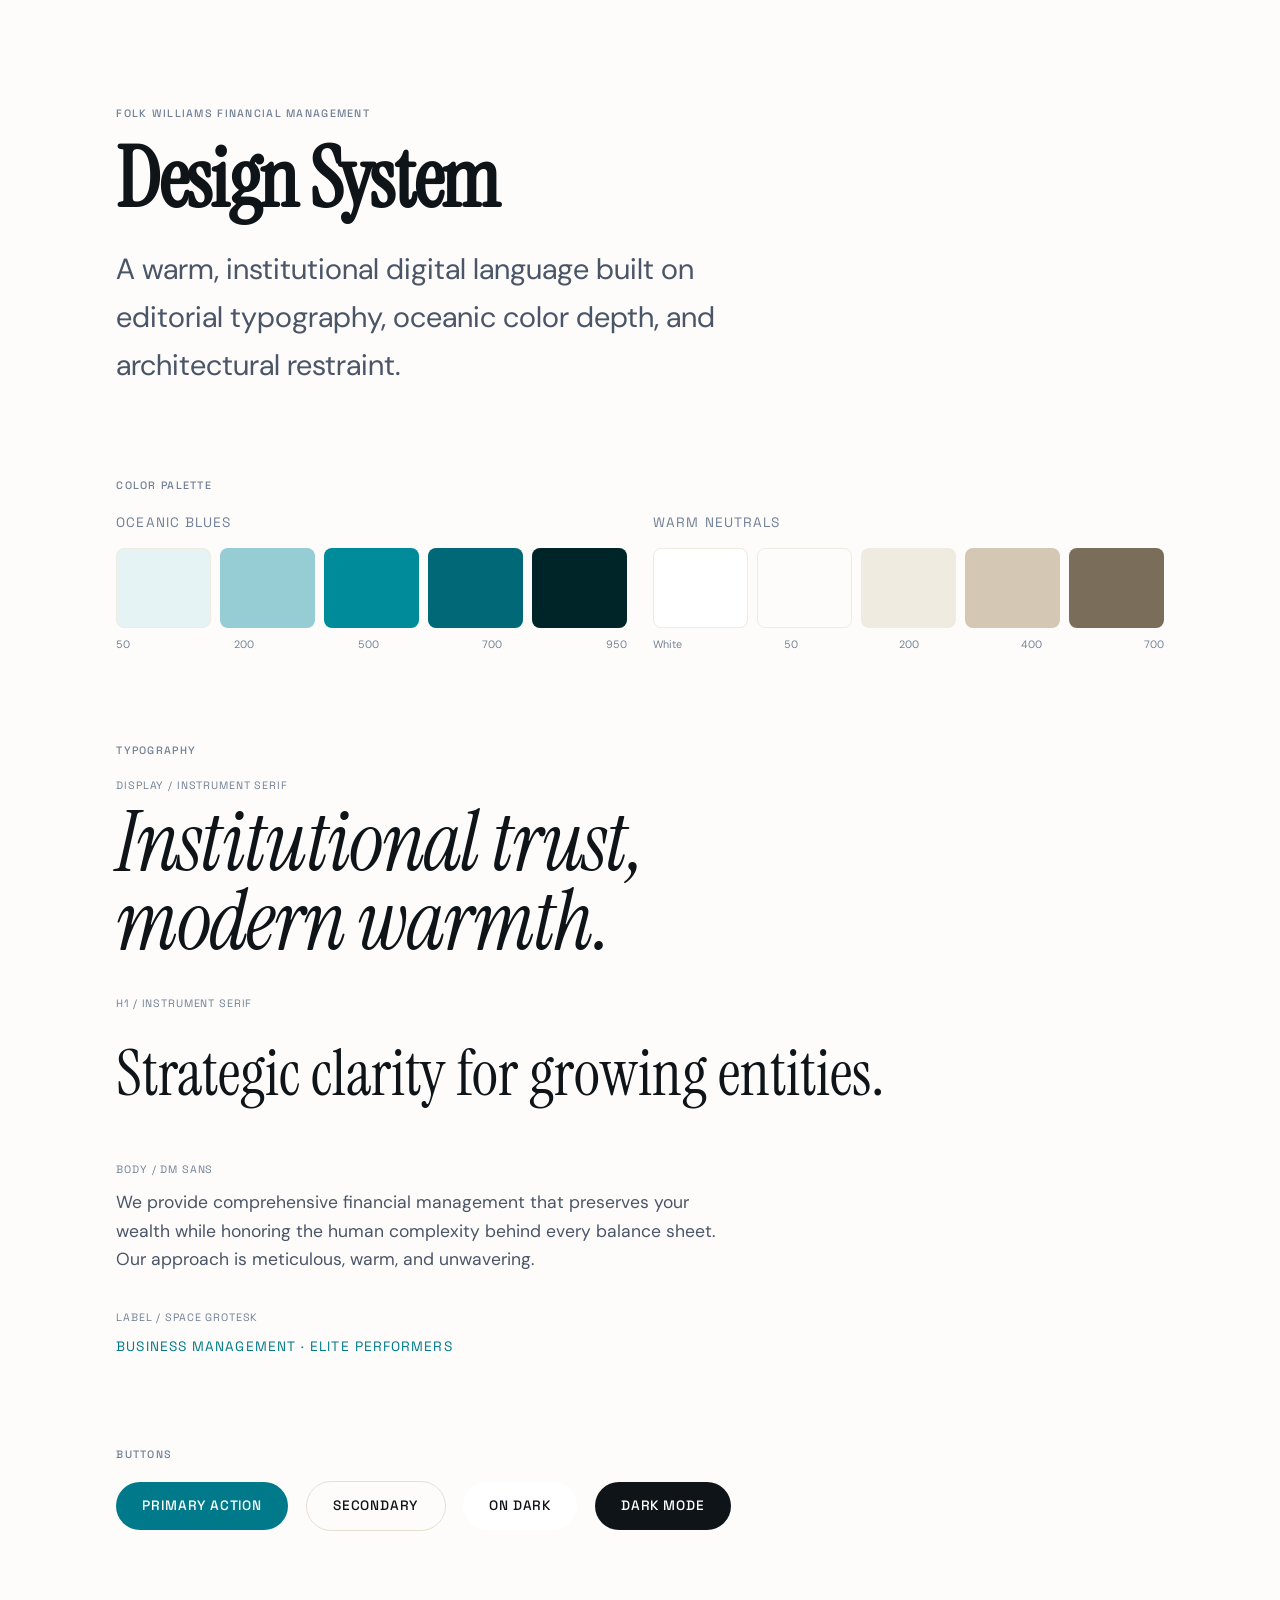
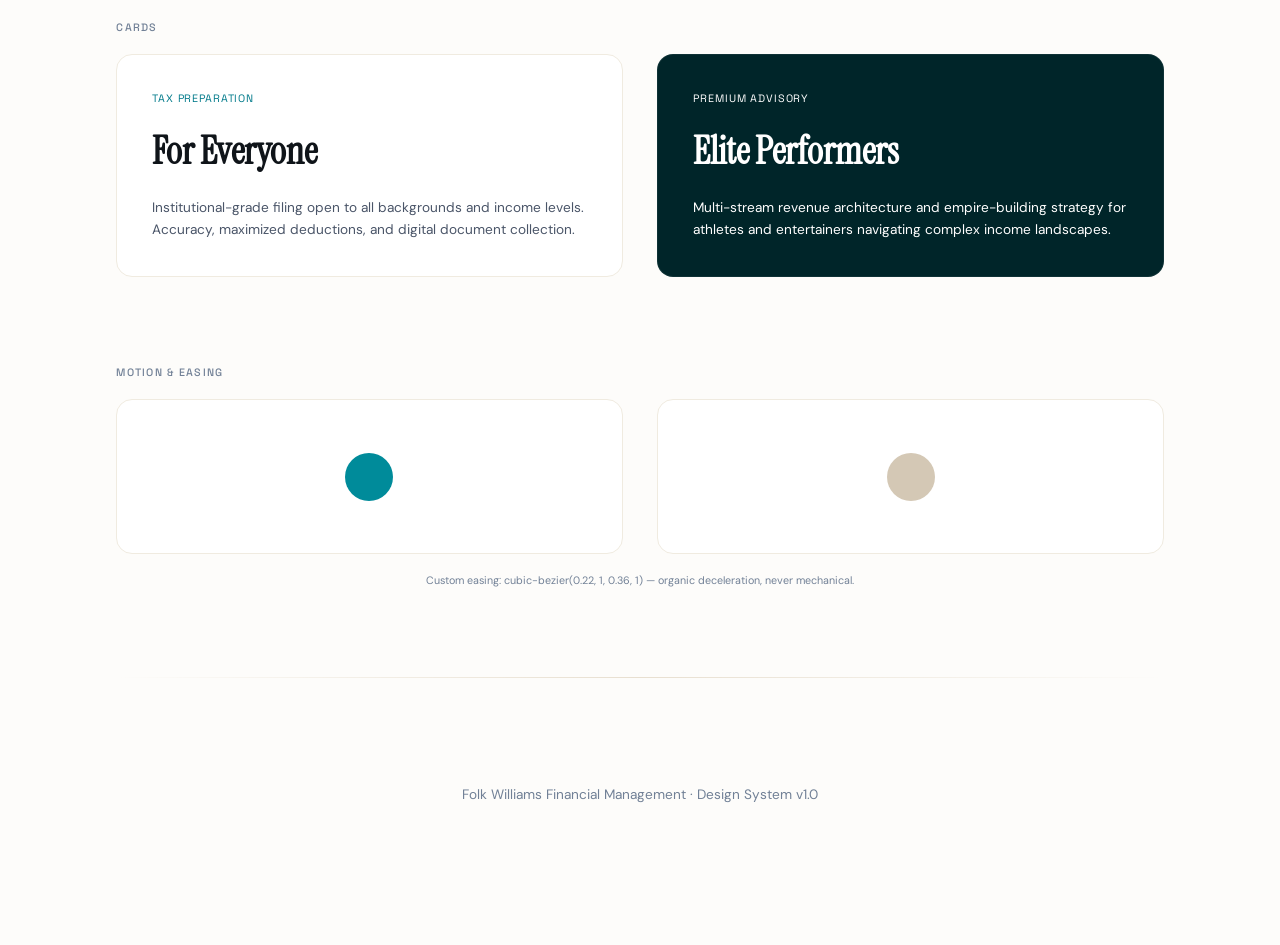
<file: design-system.html>
<!DOCTYPE html>
<html lang="en">
<head>
<meta charset="UTF-8">
<meta name="viewport" content="width=device-width, initial-scale=1.0">
<title>Folk Williams — Design System</title>
<link rel="preconnect" href="https://fonts.googleapis.com">
<link rel="preconnect" href="https://fonts.gstatic.com" crossorigin>
<link href="https://fonts.googleapis.com/css2?family=Instrument+Serif:ital@0;1&family=DM+Sans:ital,opsz,wght@0,9..40,300;0,9..40,400;0,9..40,500;0,9..40,600;0,9..40,700;1,9..40,400&family=Space+Grotesk:wght@400;500;600&display=swap" rel="stylesheet">
<style>
  :root {
    /* Brand Colors */
    --ocean-50: #E6F3F5;
    --ocean-100: #C0E1E5;
    --ocean-200: #96CDD4;
    --ocean-300: #6BB9C3;
    --ocean-400: #4AAAB5;
    --ocean-500: #008B9A;
    --ocean-600: #007A8A;
    --ocean-700: #006876;
    --ocean-800: #004A52;
    --ocean-900: #003B42;
    --ocean-950: #002529;

    /* Warm Neutrals */
    --warm-50: #FDFCFA;
    --warm-100: #F7F5F0;
    --warm-200: #F0EBE0;
    --warm-300: #E8DFD0;
    --warm-400: #D4C8B5;
    --warm-500: #B5A58C;
    --warm-600: #9A8B73;
    --warm-700: #7A6D5A;

    /* Dark & Light */
    --charcoal: #0F1419;
    --ink: #1A2028;
    --soft: #4A5568;
    --muted: #718096;
    --light: #A0AEC0;
    --white: #FFFFFF;

    /* Typography */
    --font-serif: 'Instrument Serif', Georgia, serif;
    --font-sans: 'DM Sans', system-ui, sans-serif;
    --font-label: 'Space Grotesk', monospace;

    /* Scale (1.25 Major Third) */
    --text-xs: clamp(0.64rem, 0.05vw + 0.63rem, 0.68rem);
    --text-sm: clamp(0.8rem, 0.09vw + 0.78rem, 0.875rem);
    --text-base: clamp(1rem, 0.17vw + 0.96rem, 1.125rem);
    --text-md: clamp(1.25rem, 0.29vw + 1.18rem, 1.5rem);
    --text-lg: clamp(1.56rem, 0.47vw + 1.45rem, 2rem);
    --text-xl: clamp(1.95rem, 0.73vw + 1.77rem, 2.66rem);
    --text-2xl: clamp(2.44rem, 1.11vw + 2.17rem, 3.55rem);
    --text-3xl: clamp(3.05rem, 1.66vw + 2.64rem, 4.73rem);
    --text-display: clamp(3.81rem, 2.45vw + 3.21rem, 6.31rem);

    /* Spacing */
    --space-1: clamp(0.25rem, 0.04vw + 0.24rem, 0.28rem);
    --space-2: clamp(0.5rem, 0.08vw + 0.48rem, 0.56rem);
    --space-3: clamp(0.75rem, 0.12vw + 0.72rem, 0.84rem);
    --space-4: clamp(1rem, 0.17vw + 0.96rem, 1.125rem);
    --space-6: clamp(1.5rem, 0.25vw + 1.44rem, 1.75rem);
    --space-8: clamp(2rem, 0.33vw + 1.92rem, 2.25rem);
    --space-10: clamp(2.5rem, 0.42vw + 2.4rem, 2.75rem);
    --space-12: clamp(3rem, 0.5vw + 2.88rem, 3.5rem);
    --space-16: clamp(4rem, 0.67vw + 3.84rem, 4.75rem);
    --space-20: clamp(5rem, 0.83vw + 4.8rem, 6rem);
    --space-24: clamp(6rem, 1vw + 5.76rem, 7.25rem);
    --space-32: clamp(8rem, 1.33vw + 7.68rem, 9.75rem);

    /* Radii */
    --radius-sm: 4px;
    --radius-md: 8px;
    --radius-lg: 16px;
    --radius-xl: 24px;
    --radius-full: 9999px;

    /* Shadows */
    --shadow-sm: 0 1px 2px 0 rgba(15, 20, 25, 0.04);
    --shadow-md: 0 4px 6px -1px rgba(15, 20, 25, 0.06), 0 2px 4px -2px rgba(15, 20, 25, 0.04);
    --shadow-lg: 0 10px 15px -3px rgba(15, 20, 25, 0.08), 0 4px 6px -4px rgba(15, 20, 25, 0.04);
    --shadow-xl: 0 20px 25px -5px rgba(15, 20, 25, 0.08), 0 8px 10px -6px rgba(15, 20, 25, 0.04);
    --shadow-glow: 0 0 40px rgba(0, 139, 154, 0.12);

    /* Transitions */
    --ease-out: cubic-bezier(0.22, 1, 0.36, 1);
    --ease-in-out: cubic-bezier(0.65, 0, 0.35, 1);
    --duration-fast: 0.2s;
    --duration-base: 0.4s;
    --duration-slow: 0.8s;
  }

  * { box-sizing: border-box; margin: 0; padding: 0; }

  html {
    scroll-behavior: smooth;
    -webkit-font-smoothing: antialiased;
    -moz-osx-font-smoothing: grayscale;
  }

  body {
    font-family: var(--font-sans);
    font-size: var(--text-base);
    line-height: 1.65;
    color: var(--charcoal);
    background: var(--white);
  }

  /* Typography Classes */
  .font-serif { font-family: var(--font-serif); }
  .font-sans { font-family: var(--font-sans); }
  .font-label { font-family: var(--font-label); text-transform: uppercase; letter-spacing: 0.08em; }

  .text-xs { font-size: var(--text-xs); }
  .text-sm { font-size: var(--text-sm); }
  .text-base { font-size: var(--text-base); }
  .text-md { font-size: var(--text-md); }
  .text-lg { font-size: var(--text-lg); }
  .text-xl { font-size: var(--text-xl); }
  .text-2xl { font-size: var(--text-2xl); }
  .text-3xl { font-size: var(--text-3xl); }
  .text-display { font-size: var(--text-display); line-height: 0.95; letter-spacing: -0.02em; }

  .font-light { font-weight: 300; }
  .font-regular { font-weight: 400; }
  .font-medium { font-weight: 500; }
  .font-semibold { font-weight: 600; }
  .font-bold { font-weight: 700; }

  .leading-tight { line-height: 1.1; }
  .leading-snug { line-height: 1.25; }
  .leading-normal { line-height: 1.65; }
  .leading-relaxed { line-height: 1.8; }

  /* Color Utilities */
  .text-ocean { color: var(--ocean-600); }
  .text-ocean-dark { color: var(--ocean-800); }
  .text-charcoal { color: var(--charcoal); }
  .text-soft { color: var(--soft); }
  .text-muted { color: var(--muted); }
  .text-white { color: var(--white); }

  .bg-ocean { background-color: var(--ocean-600); }
  .bg-ocean-dark { background-color: var(--ocean-800); }
  .bg-ocean-950 { background-color: var(--ocean-950); }
  .bg-warm-50 { background-color: var(--warm-50); }
  .bg-warm-100 { background-color: var(--warm-100); }
  .bg-warm-200 { background-color: var(--warm-200); }
  .bg-white { background-color: var(--white); }
  .bg-charcoal { background-color: var(--charcoal); }

  /* Layout */
  .container {
    width: 100%;
    max-width: 1440px;
    margin: 0 auto;
    padding: 0 var(--space-6);
  }
  .container-narrow { max-width: 1100px; }
  .container-wide { max-width: 1600px; }

  .grid-2 { display: grid; grid-template-columns: repeat(2, 1fr); gap: var(--space-8); }
  .grid-3 { display: grid; grid-template-columns: repeat(3, 1fr); gap: var(--space-8); }
  .grid-4 { display: grid; grid-template-columns: repeat(4, 1fr); gap: var(--space-6); }

  .flex { display: flex; }
  .flex-col { flex-direction: column; }
  .items-center { align-items: center; }
  .justify-between { justify-content: space-between; }
  .gap-2 { gap: var(--space-2); }
  .gap-4 { gap: var(--space-4); }
  .gap-6 { gap: var(--space-6); }
  .gap-8 { gap: var(--space-8); }

  /* Components */
  .btn {
    display: inline-flex;
    align-items: center;
    justify-content: center;
    gap: var(--space-2);
    padding: var(--space-3) var(--space-6);
    font-family: var(--font-label);
    font-size: var(--text-sm);
    font-weight: 500;
    letter-spacing: 0.06em;
    text-transform: uppercase;
    text-decoration: none;
    border-radius: var(--radius-full);
    border: none;
    cursor: pointer;
    transition: all var(--duration-base) var(--ease-out);
    position: relative;
    overflow: hidden;
  }
  .btn-primary {
    background: var(--ocean-600);
    color: var(--white);
  }
  .btn-primary:hover {
    background: var(--ocean-700);
    transform: translateY(-2px);
    box-shadow: var(--shadow-lg), var(--shadow-glow);
  }
  .btn-secondary {
    background: transparent;
    color: var(--charcoal);
    border: 1px solid var(--warm-300);
  }
  .btn-secondary:hover {
    border-color: var(--ocean-600);
    color: var(--ocean-600);
    background: var(--ocean-50);
  }
  .btn-white {
    background: var(--white);
    color: var(--charcoal);
  }
  .btn-white:hover {
    background: var(--warm-50);
    transform: translateY(-2px);
    box-shadow: var(--shadow-lg);
  }
  .btn-dark {
    background: var(--charcoal);
    color: var(--white);
  }
  .btn-dark:hover {
    background: var(--ink);
    transform: translateY(-2px);
  }

  .label {
    font-family: var(--font-label);
    font-size: var(--text-xs);
    font-weight: 500;
    letter-spacing: 0.12em;
    text-transform: uppercase;
  }

  .card {
    background: var(--white);
    border-radius: var(--radius-lg);
    border: 1px solid var(--warm-200);
    padding: var(--space-8);
    transition: all var(--duration-base) var(--ease-out);
  }
  .card:hover {
    transform: translateY(-4px);
    box-shadow: var(--shadow-xl);
    border-color: var(--warm-300);
  }

  .card-dark {
    background: var(--ocean-950);
    border: 1px solid rgba(255,255,255,0.06);
    color: var(--white);
  }
  .card-dark:hover {
    border-color: rgba(255,255,255,0.12);
    box-shadow: 0 20px 40px rgba(0,0,0,0.3);
  }

  /* Animations */
  @keyframes fadeUp {
    from { opacity: 0; transform: translateY(40px); }
    to { opacity: 1; transform: translateY(0); }
  }
  @keyframes fadeIn {
    from { opacity: 0; }
    to { opacity: 1; }
  }
  @keyframes scaleIn {
    from { opacity: 0; transform: scale(0.96); }
    to { opacity: 1; transform: scale(1); }
  }
  @keyframes slideInLeft {
    from { opacity: 0; transform: translateX(-30px); }
    to { opacity: 1; transform: translateX(0); }
  }
  @keyframes slideInRight {
    from { opacity: 0; transform: translateX(30px); }
    to { opacity: 1; transform: translateX(0); }
  }

  .animate-on-scroll {
    opacity: 0;
    transition: opacity var(--duration-slow) var(--ease-out), transform var(--duration-slow) var(--ease-out);
  }
  .animate-on-scroll.is-visible {
    opacity: 1;
    transform: translateY(0) scale(1) translateX(0);
  }
  .animate-fade-up { transform: translateY(40px); }
  .animate-scale-in { transform: scale(0.96); }
  .animate-slide-left { transform: translateX(-30px); }
  .animate-slide-right { transform: translateX(30px); }

  /* Stagger delays */
  .delay-100 { transition-delay: 0.1s; }
  .delay-200 { transition-delay: 0.2s; }
  .delay-300 { transition-delay: 0.3s; }
  .delay-400 { transition-delay: 0.4s; }

  /* Divider */
  .divider {
    height: 1px;
    background: linear-gradient(90deg, transparent, var(--warm-300), transparent);
    border: none;
    margin: var(--space-16) 0;
  }
  .divider-solid {
    background: var(--warm-200);
  }

  /* Noise texture overlay for warmth */
  .texture-warm::before {
    content: '';
    position: absolute;
    inset: 0;
    opacity: 0.03;
    pointer-events: none;
    background-image: url("data:image/svg+xml,%3Csvg viewBox='0 0 200 200' xmlns='http://www.w3.org/2000/svg'%3E%3Cfilter id='noise'%3E%3CfeTurbulence type='fractalNoise' baseFrequency='0.65' numOctaves='3' stitchTiles='stitch'/%3E%3C/filter%3E%3Crect width='100%25' height='100%25' filter='url(%23noise)'/%3E%3C/svg%3E");
    background-repeat: repeat;
    background-size: 200px;
  }

  /* Section spacing */
  .section { padding: var(--space-24) 0; position: relative; }
  .section-tight { padding: var(--space-16) 0; }
  .section-hero { padding: var(--space-32) 0 var(--space-24); }

  /* Grids responsive */
  @media (max-width: 1024px) {
    .grid-4 { grid-template-columns: repeat(2, 1fr); }
  }
  @media (max-width: 768px) {
    .grid-2, .grid-3, .grid-4 { grid-template-columns: 1fr; }
    .section-hero { padding: var(--space-20) 0 var(--space-16); }
    .text-display { font-size: var(--text-3xl); }
  }
</style>
</head>
<body class="bg-warm-50">

<div class="container container-narrow" style="padding-top: var(--space-24); padding-bottom: var(--space-32);">

  <header style="margin-bottom: var(--space-20);">
    <p class="label text-muted" style="margin-bottom: var(--space-4);">Folk Williams Financial Management</p>
    <h1 class="font-serif text-display text-charcoal" style="margin-bottom: var(--space-6);">Design System</h1>
    <p class="text-lg text-soft" style="max-width: 640px;">A warm, institutional digital language built on editorial typography, oceanic color depth, and architectural restraint.</p>
  </header>

  <section style="margin-bottom: var(--space-20);">
    <p class="label text-muted" style="margin-bottom: var(--space-4);">Color Palette</p>
    <div class="grid-2" style="gap: var(--space-6);">
      <div>
        <p class="font-label text-sm text-muted" style="margin-bottom: var(--space-3);">Oceanic Blues</p>
        <div style="display: grid; grid-template-columns: repeat(5, 1fr); gap: var(--space-2);">
          <div style="background: var(--ocean-50); height: 80px; border-radius: var(--radius-md); border: 1px solid var(--warm-200);"></div>
          <div style="background: var(--ocean-200); height: 80px; border-radius: var(--radius-md);"></div>
          <div style="background: var(--ocean-500); height: 80px; border-radius: var(--radius-md);"></div>
          <div style="background: var(--ocean-700); height: 80px; border-radius: var(--radius-md);"></div>
          <div style="background: var(--ocean-950); height: 80px; border-radius: var(--radius-md);"></div>
        </div>
        <div class="flex justify-between text-xs text-muted" style="margin-top: var(--space-2);">
          <span>50</span><span>200</span><span>500</span><span>700</span><span>950</span>
        </div>
      </div>
      <div>
        <p class="font-label text-sm text-muted" style="margin-bottom: var(--space-3);">Warm Neutrals</p>
        <div style="display: grid; grid-template-columns: repeat(5, 1fr); gap: var(--space-2);">
          <div style="background: var(--white); height: 80px; border-radius: var(--radius-md); border: 1px solid var(--warm-200);"></div>
          <div style="background: var(--warm-50); height: 80px; border-radius: var(--radius-md); border: 1px solid var(--warm-200);"></div>
          <div style="background: var(--warm-200); height: 80px; border-radius: var(--radius-md);"></div>
          <div style="background: var(--warm-400); height: 80px; border-radius: var(--radius-md);"></div>
          <div style="background: var(--warm-700); height: 80px; border-radius: var(--radius-md);"></div>
        </div>
        <div class="flex justify-between text-xs text-muted" style="margin-top: var(--space-2);">
          <span>White</span><span>50</span><span>200</span><span>400</span><span>700</span>
        </div>
      </div>
    </div>
  </section>

  <section style="margin-bottom: var(--space-20);">
    <p class="label text-muted" style="margin-bottom: var(--space-4);">Typography</p>
    <div style="display: flex; flex-direction: column; gap: var(--space-8);">
      <div>
        <p class="font-label text-xs text-muted" style="margin-bottom: var(--space-2);">Display / Instrument Serif</p>
        <p class="font-serif text-display text-charcoal" style="font-style: italic;">Institutional trust,<br>modern warmth.</p>
      </div>
      <div>
        <p class="font-label text-xs text-muted" style="margin-bottom: var(--space-2);">H1 / Instrument Serif</p>
        <p class="font-serif text-3xl text-charcoal">Strategic clarity for growing entities.</p>
      </div>
      <div>
        <p class="font-label text-xs text-muted" style="margin-bottom: var(--space-2);">Body / DM Sans</p>
        <p class="font-sans text-base text-soft" style="max-width: 600px;">We provide comprehensive financial management that preserves your wealth while honoring the human complexity behind every balance sheet. Our approach is meticulous, warm, and unwavering.</p>
      </div>
      <div>
        <p class="font-label text-xs text-muted" style="margin-bottom: var(--space-2);">Label / Space Grotesk</p>
        <p class="font-label text-sm text-ocean">Business Management &middot; Elite Performers</p>
      </div>
    </div>
  </section>

  <section style="margin-bottom: var(--space-20);">
    <p class="label text-muted" style="margin-bottom: var(--space-4);">Buttons</p>
    <div class="flex items-center gap-4" style="flex-wrap: wrap;">
      <a href="#" class="btn btn-primary">Primary Action</a>
      <a href="#" class="btn btn-secondary">Secondary</a>
      <a href="#" class="btn btn-white">On Dark</a>
      <a href="#" class="btn btn-dark">Dark Mode</a>
    </div>
  </section>

  <section style="margin-bottom: var(--space-20);">
    <p class="label text-muted" style="margin-bottom: var(--space-4);">Cards</p>
    <div class="grid-2">
      <div class="card">
        <p class="font-label text-xs text-ocean" style="margin-bottom: var(--space-3);">Tax Preparation</p>
        <h3 class="font-serif text-xl text-charcoal" style="margin-bottom: var(--space-3);">For Everyone</h3>
        <p class="text-sm text-soft">Institutional-grade filing open to all backgrounds and income levels. Accuracy, maximized deductions, and digital document collection.</p>
      </div>
      <div class="card card-dark">
        <p class="font-label text-xs text-ocean-300" style="margin-bottom: var(--space-3);">Premium Advisory</p>
        <h3 class="font-serif text-xl text-white" style="margin-bottom: var(--space-3);">Elite Performers</h3>
        <p class="text-sm text-light">Multi-stream revenue architecture and empire-building strategy for athletes and entertainers navigating complex income landscapes.</p>
      </div>
    </div>
  </section>

  <section style="margin-bottom: var(--space-20);">
    <p class="label text-muted" style="margin-bottom: var(--space-4);">Motion & Easing</p>
    <div class="grid-2">
      <div class="card" style="display: flex; align-items: center; justify-content: center; padding: var(--space-12);">
        <div style="width: 48px; height: 48px; border-radius: var(--radius-full); background: var(--ocean-500); animation: fadeUp 1.5s var(--ease-out) infinite alternate;"></div>
      </div>
      <div class="card" style="display: flex; align-items: center; justify-content: center; padding: var(--space-12);">
        <div style="width: 48px; height: 48px; border-radius: var(--radius-full); background: var(--warm-400); animation: scaleIn 1.5s var(--ease-out) infinite alternate;"></div>
      </div>
    </div>
    <p class="text-xs text-muted" style="margin-top: var(--space-4); text-align: center;">Custom easing: cubic-bezier(0.22, 1, 0.36, 1) — organic deceleration, never mechanical.</p>
  </section>

  <hr class="divider">

  <footer class="text-sm text-muted" style="text-align: center; padding-top: var(--space-8);">
    <p>Folk Williams Financial Management &middot; Design System v1.0</p>
  </footer>

</div>

</body>
</html>
</file>
